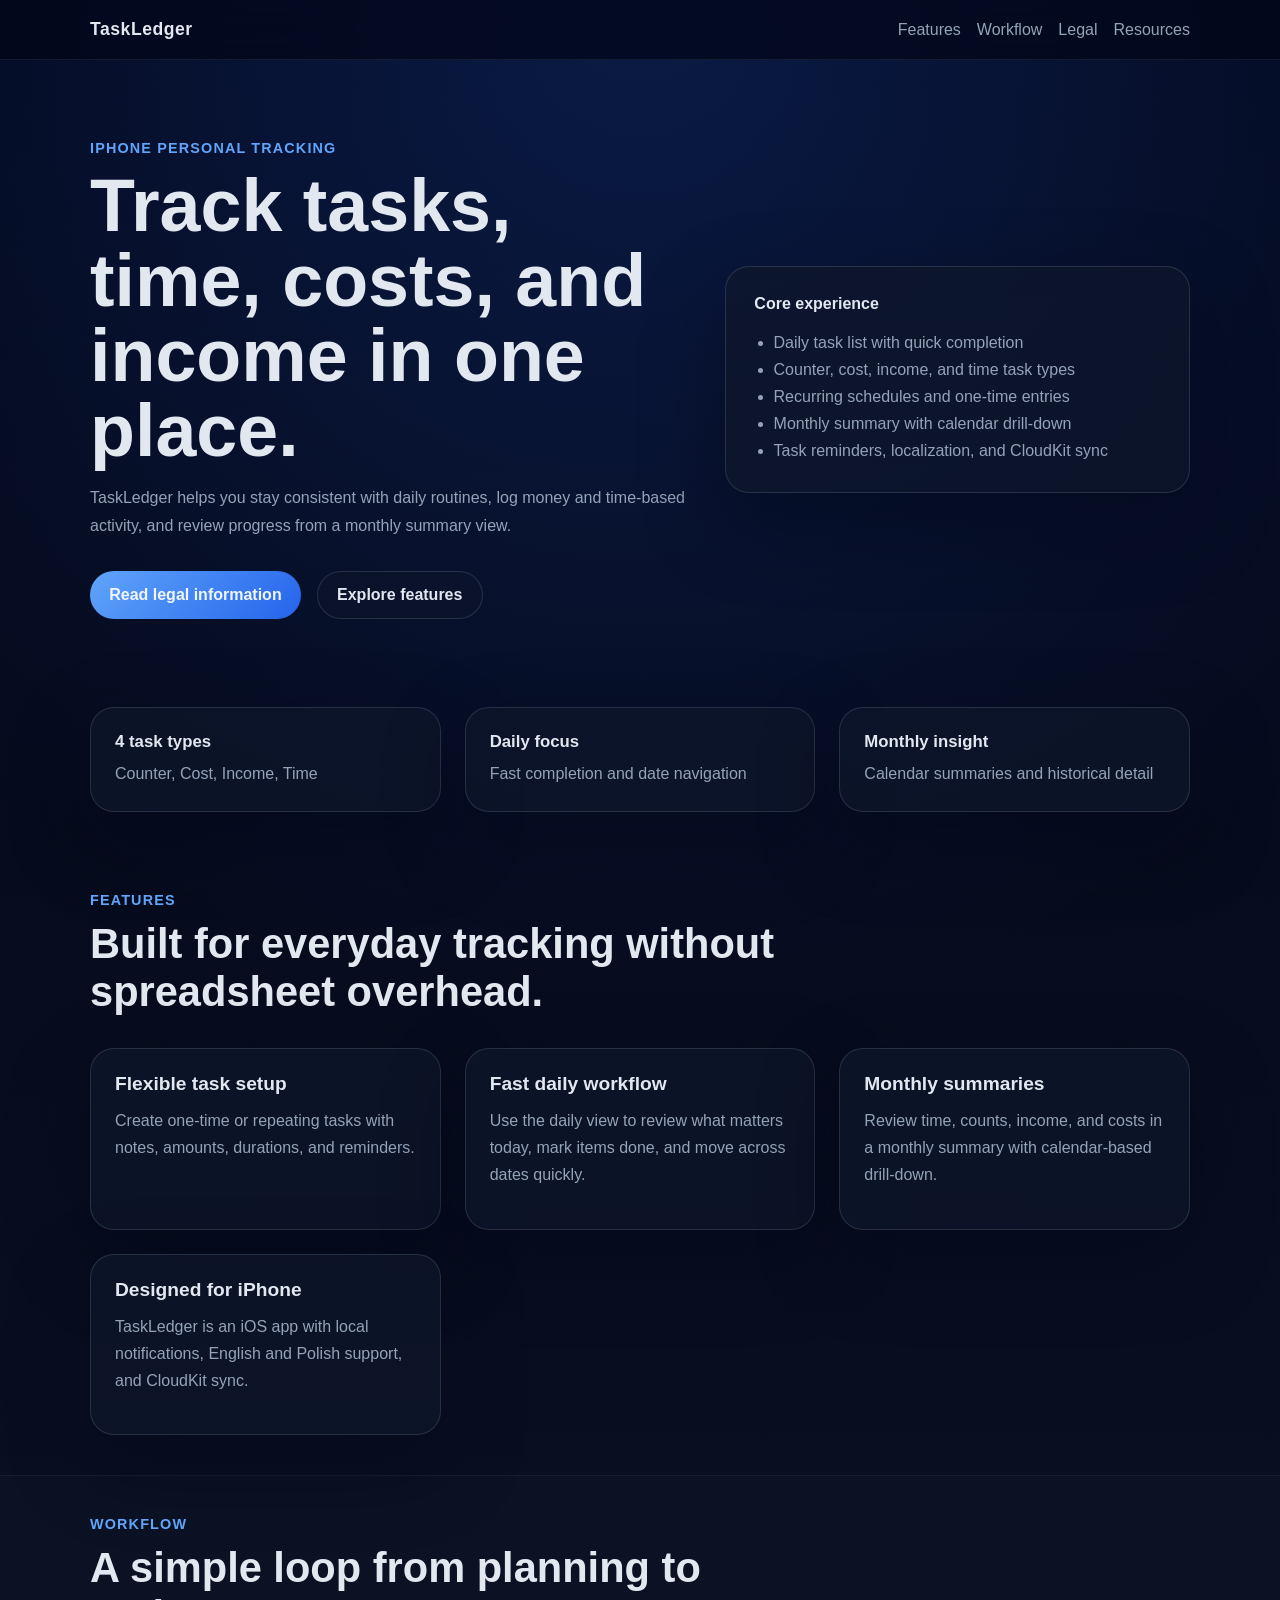
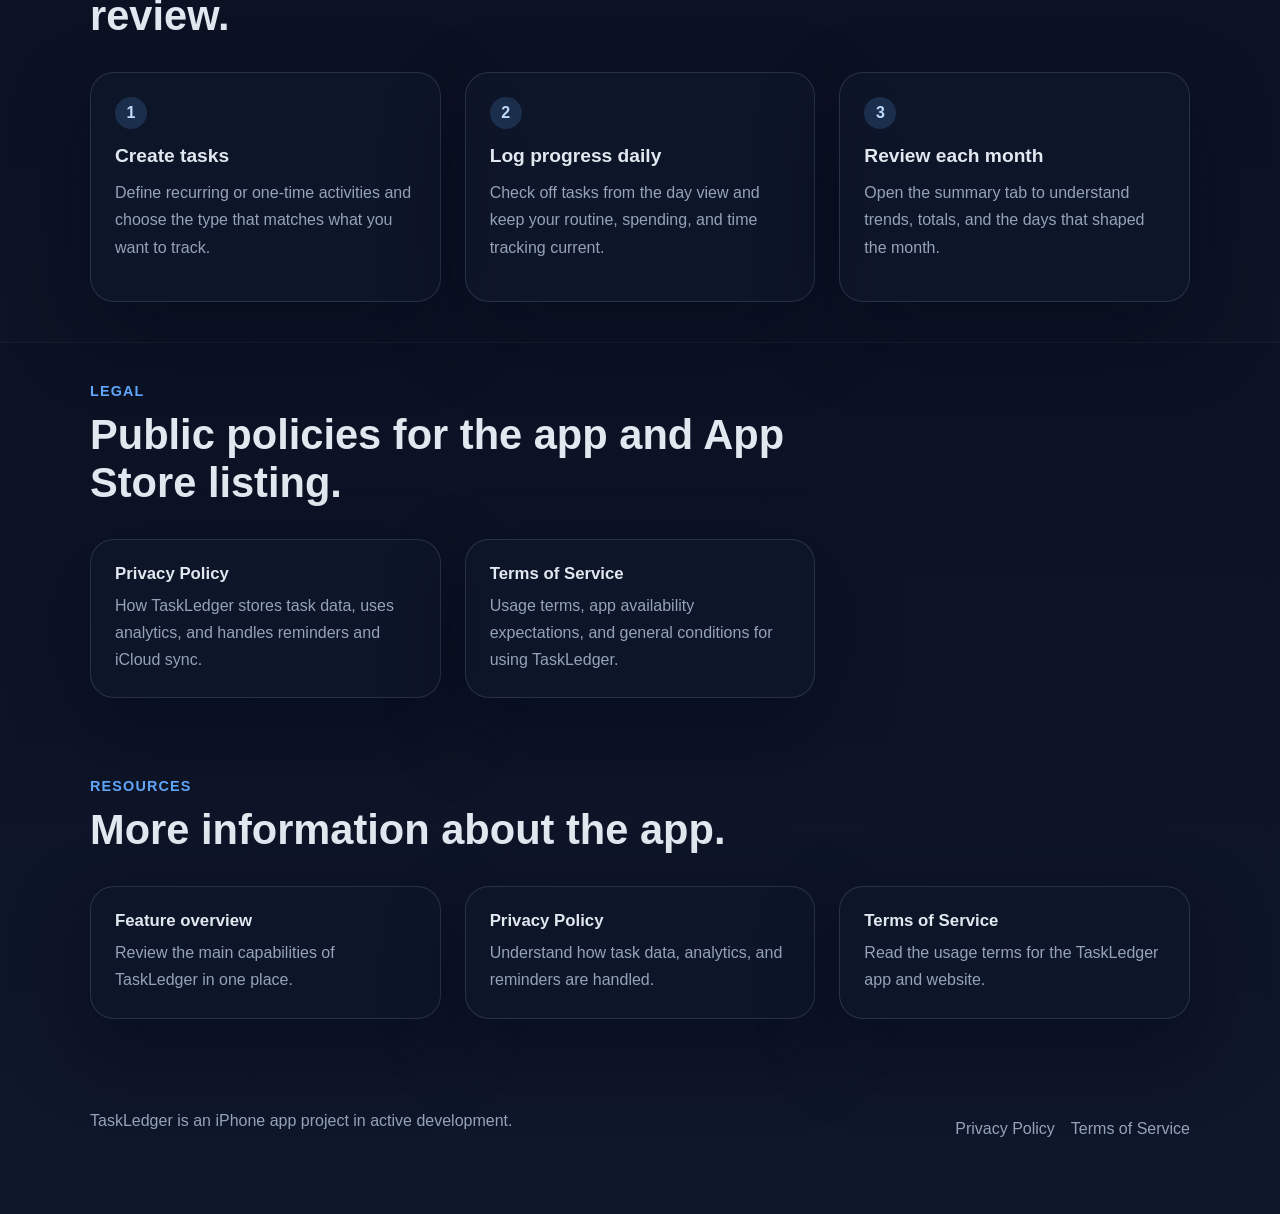
<file: site/index.html>
<!DOCTYPE html>
<html lang="en">
<head>
    <meta charset="UTF-8">
    <meta name="viewport" content="width=device-width, initial-scale=1.0">
    <title>TaskLedger</title>
    <meta name="description" content="TaskLedger is an iPhone app for tracking tasks, time, costs, and income with daily workflows and monthly summaries.">
    <link rel="stylesheet" href="./styles.css">
</head>
<body>
    <header class="site-header">
        <div class="container header-row">
            <a class="brand" href="./">TaskLedger</a>
            <nav class="nav">
                <a href="#features">Features</a>
                <a href="#workflow">Workflow</a>
                <a href="#legal">Legal</a>
                <a href="#resources">Resources</a>
            </nav>
        </div>
    </header>

    <main>
        <section class="hero">
            <div class="container hero-grid">
                <div>
                    <p class="eyebrow">iPhone personal tracking</p>
                    <h1>Track tasks, time, costs, and income in one place.</h1>
                    <p class="lead">
                        TaskLedger helps you stay consistent with daily routines, log money and time-based activity,
                        and review progress from a monthly summary view.
                    </p>
                    <div class="actions">
                        <a class="button button-primary" href="#legal">Read legal information</a>
                        <a class="button button-secondary" href="#features">Explore features</a>
                    </div>
                </div>

                <section class="preview-card" aria-label="TaskLedger app preview summary">
                    <p class="preview-label">Core experience</p>
                    <ul class="preview-list">
                        <li>Daily task list with quick completion</li>
                        <li>Counter, cost, income, and time task types</li>
                        <li>Recurring schedules and one-time entries</li>
                        <li>Monthly summary with calendar drill-down</li>
                        <li>Task reminders, localization, and CloudKit sync</li>
                    </ul>
                </section>
            </div>
        </section>

        <section class="section">
            <div class="container stats-grid">
                <article class="stat-card">
                    <strong>4 task types</strong>
                    <span>Counter, Cost, Income, Time</span>
                </article>
                <article class="stat-card">
                    <strong>Daily focus</strong>
                    <span>Fast completion and date navigation</span>
                </article>
                <article class="stat-card">
                    <strong>Monthly insight</strong>
                    <span>Calendar summaries and historical detail</span>
                </article>
            </div>
        </section>

        <section class="section" id="features">
            <div class="container">
                <div class="section-heading">
                    <p class="eyebrow">Features</p>
                    <h2>Built for everyday tracking without spreadsheet overhead.</h2>
                </div>

                <div class="card-grid">
                    <article class="feature-card">
                        <h3>Flexible task setup</h3>
                        <p>Create one-time or repeating tasks with notes, amounts, durations, and reminders.</p>
                    </article>
                    <article class="feature-card">
                        <h3>Fast daily workflow</h3>
                        <p>Use the daily view to review what matters today, mark items done, and move across dates quickly.</p>
                    </article>
                    <article class="feature-card">
                        <h3>Monthly summaries</h3>
                        <p>Review time, counts, income, and costs in a monthly summary with calendar-based drill-down.</p>
                    </article>
                    <article class="feature-card">
                        <h3>Designed for iPhone</h3>
                        <p>TaskLedger is an iOS app with local notifications, English and Polish support, and CloudKit sync.</p>
                    </article>
                </div>
            </div>
        </section>

        <section class="section section-muted" id="workflow">
            <div class="container">
                <div class="section-heading">
                    <p class="eyebrow">Workflow</p>
                    <h2>A simple loop from planning to review.</h2>
                </div>

                <div class="steps">
                    <article class="step-card">
                        <span class="step-number">1</span>
                        <h3>Create tasks</h3>
                        <p>Define recurring or one-time activities and choose the type that matches what you want to track.</p>
                    </article>
                    <article class="step-card">
                        <span class="step-number">2</span>
                        <h3>Log progress daily</h3>
                        <p>Check off tasks from the day view and keep your routine, spending, and time tracking current.</p>
                    </article>
                    <article class="step-card">
                        <span class="step-number">3</span>
                        <h3>Review each month</h3>
                        <p>Open the summary tab to understand trends, totals, and the days that shaped the month.</p>
                    </article>
                </div>
            </div>
        </section>

        <section class="section" id="legal">
            <div class="container">
                <div class="section-heading">
                    <p class="eyebrow">Legal</p>
                    <h2>Public policies for the app and App Store listing.</h2>
                </div>

                <div class="resource-list">
                    <a class="resource-card" href="./privacy-policy.html">
                        <strong>Privacy Policy</strong>
                        <span>How TaskLedger stores task data, uses analytics, and handles reminders and iCloud sync.</span>
                    </a>
                    <a class="resource-card" href="./terms-of-service.html">
                        <strong>Terms of Service</strong>
                        <span>Usage terms, app availability expectations, and general conditions for using TaskLedger.</span>
                    </a>
                </div>
            </div>
        </section>

        <section class="section" id="resources">
            <div class="container">
                <div class="section-heading">
                    <p class="eyebrow">Resources</p>
                    <h2>More information about the app.</h2>
                </div>

                <div class="resource-list">
                    <a class="resource-card" href="#features">
                        <strong>Feature overview</strong>
                        <span>Review the main capabilities of TaskLedger in one place.</span>
                    </a>
                    <a class="resource-card" href="./privacy-policy.html">
                        <strong>Privacy Policy</strong>
                        <span>Understand how task data, analytics, and reminders are handled.</span>
                    </a>
                    <a class="resource-card" href="./terms-of-service.html">
                        <strong>Terms of Service</strong>
                        <span>Read the usage terms for the TaskLedger app and website.</span>
                    </a>
                </div>
            </div>
        </section>
    </main>

    <footer class="site-footer">
        <div class="container footer-row">
            <p>TaskLedger is an iPhone app project in active development.</p>
            <div class="footer-links">
                <a href="./privacy-policy.html">Privacy Policy</a>
                <a href="./terms-of-service.html">Terms of Service</a>
            </div>
        </div>
    </footer>
</body>
</html>
</file>
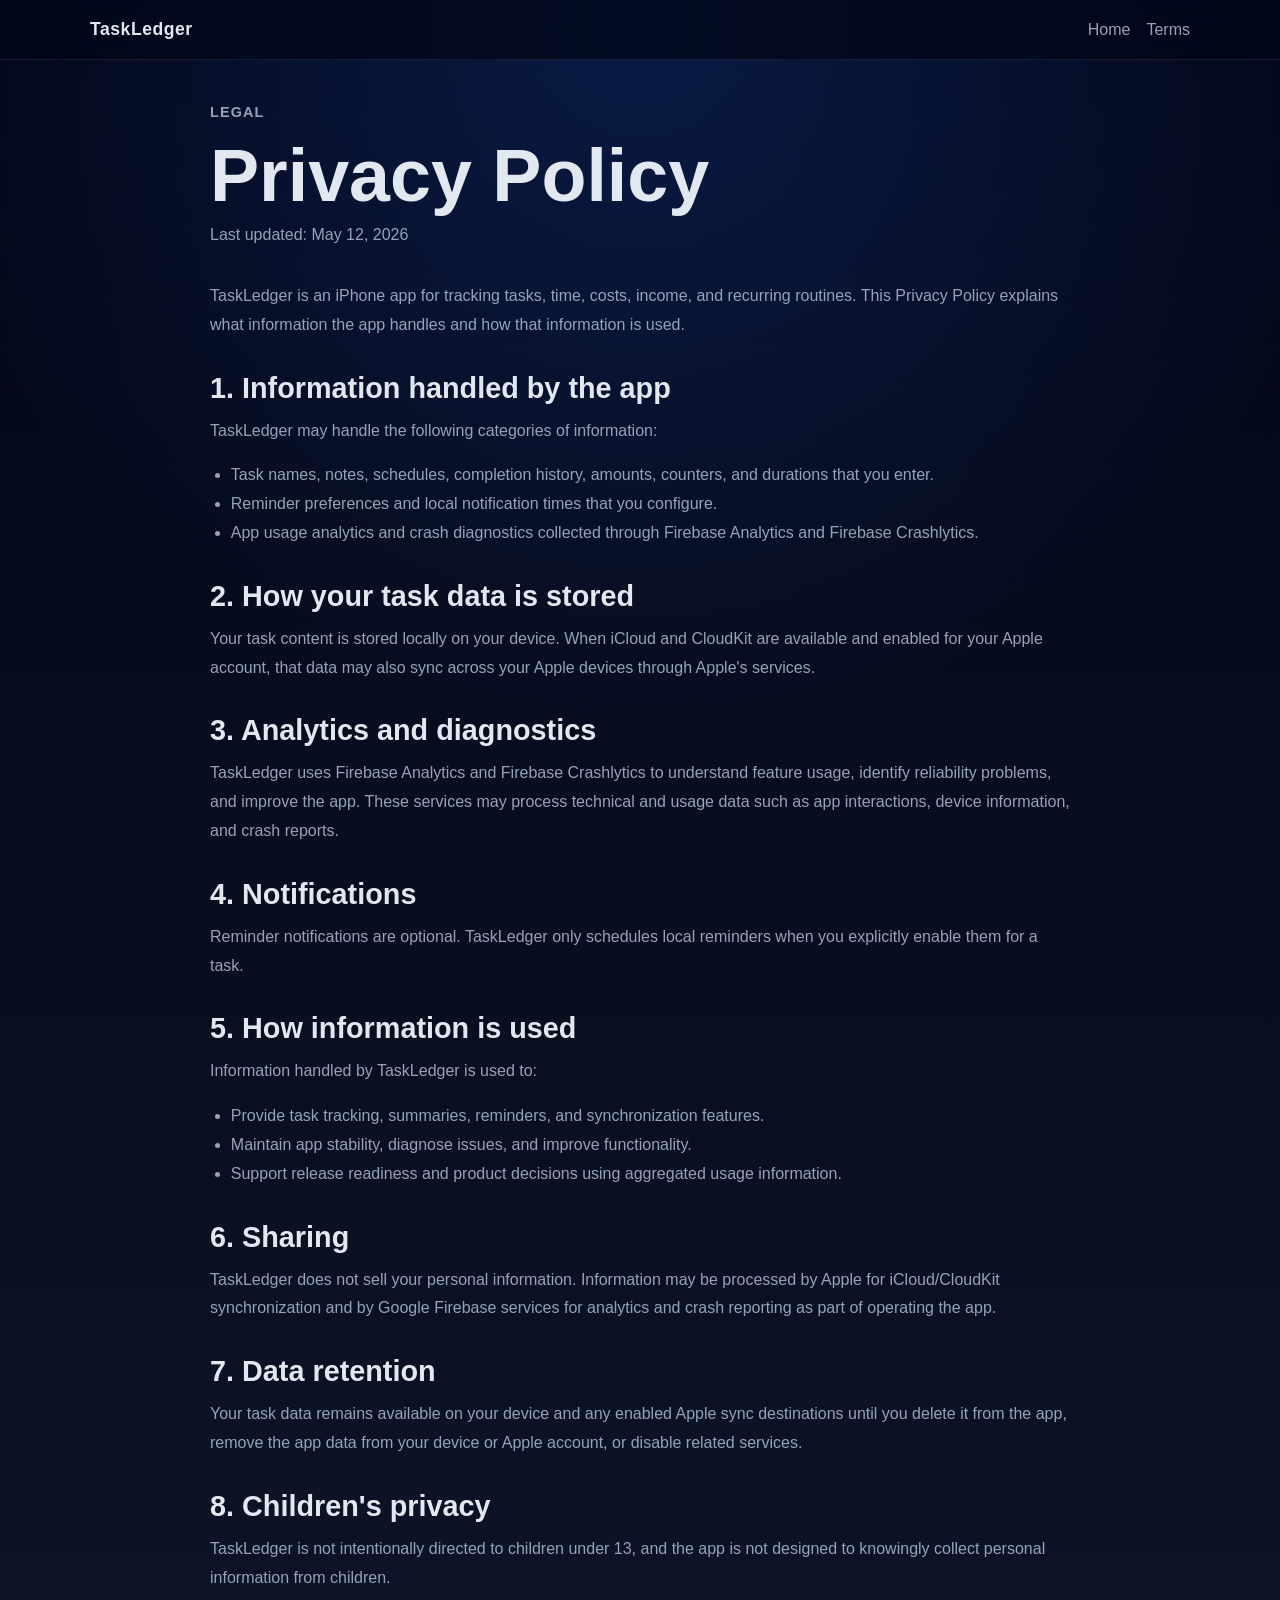
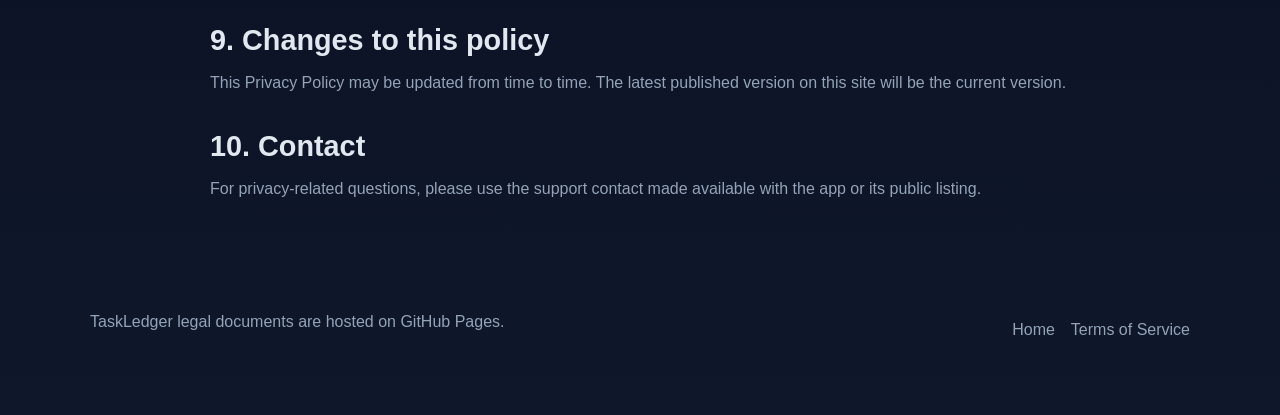
<file: site/privacy-policy.html>
<!DOCTYPE html>
<html lang="en">
<head>
    <meta charset="UTF-8">
    <meta name="viewport" content="width=device-width, initial-scale=1.0">
    <title>TaskLedger Privacy Policy</title>
    <meta name="description" content="Privacy Policy for the TaskLedger iPhone app.">
    <link rel="stylesheet" href="./styles.css">
</head>
<body>
    <header class="site-header">
        <div class="container header-row">
            <a class="brand" href="./">TaskLedger</a>
            <nav class="nav">
                <a href="./">Home</a>
                <a href="./terms-of-service.html">Terms</a>
            </nav>
        </div>
    </header>

    <main class="section">
        <article class="container legal-page">
            <p class="eyebrow">Legal</p>
            <h1>Privacy Policy</h1>
            <p class="legal-meta">Last updated: May 12, 2026</p>

            <p>
                TaskLedger is an iPhone app for tracking tasks, time, costs, income, and recurring routines.
                This Privacy Policy explains what information the app handles and how that information is used.
            </p>

            <h2>1. Information handled by the app</h2>
            <p>TaskLedger may handle the following categories of information:</p>
            <ul>
                <li>Task names, notes, schedules, completion history, amounts, counters, and durations that you enter.</li>
                <li>Reminder preferences and local notification times that you configure.</li>
                <li>App usage analytics and crash diagnostics collected through Firebase Analytics and Firebase Crashlytics.</li>
            </ul>

            <h2>2. How your task data is stored</h2>
            <p>
                Your task content is stored locally on your device. When iCloud and CloudKit are available and enabled for your Apple account,
                that data may also sync across your Apple devices through Apple's services.
            </p>

            <h2>3. Analytics and diagnostics</h2>
            <p>
                TaskLedger uses Firebase Analytics and Firebase Crashlytics to understand feature usage, identify reliability problems,
                and improve the app. These services may process technical and usage data such as app interactions, device information,
                and crash reports.
            </p>

            <h2>4. Notifications</h2>
            <p>
                Reminder notifications are optional. TaskLedger only schedules local reminders when you explicitly enable them for a task.
            </p>

            <h2>5. How information is used</h2>
            <p>Information handled by TaskLedger is used to:</p>
            <ul>
                <li>Provide task tracking, summaries, reminders, and synchronization features.</li>
                <li>Maintain app stability, diagnose issues, and improve functionality.</li>
                <li>Support release readiness and product decisions using aggregated usage information.</li>
            </ul>

            <h2>6. Sharing</h2>
            <p>
                TaskLedger does not sell your personal information. Information may be processed by Apple for iCloud/CloudKit synchronization
                and by Google Firebase services for analytics and crash reporting as part of operating the app.
            </p>

            <h2>7. Data retention</h2>
            <p>
                Your task data remains available on your device and any enabled Apple sync destinations until you delete it from the app,
                remove the app data from your device or Apple account, or disable related services.
            </p>

            <h2>8. Children's privacy</h2>
            <p>
                TaskLedger is not intentionally directed to children under 13, and the app is not designed to knowingly collect personal information from children.
            </p>

            <h2>9. Changes to this policy</h2>
            <p>
                This Privacy Policy may be updated from time to time. The latest published version on this site will be the current version.
            </p>

            <h2>10. Contact</h2>
            <p>
                For privacy-related questions, please use the support contact made available with the app or its public listing.
            </p>
        </article>
    </main>

    <footer class="site-footer">
        <div class="container footer-row">
            <p>TaskLedger legal documents are hosted on GitHub Pages.</p>
            <div class="footer-links">
                <a href="./">Home</a>
                <a href="./terms-of-service.html">Terms of Service</a>
            </div>
        </div>
    </footer>
</body>
</html>
</file>
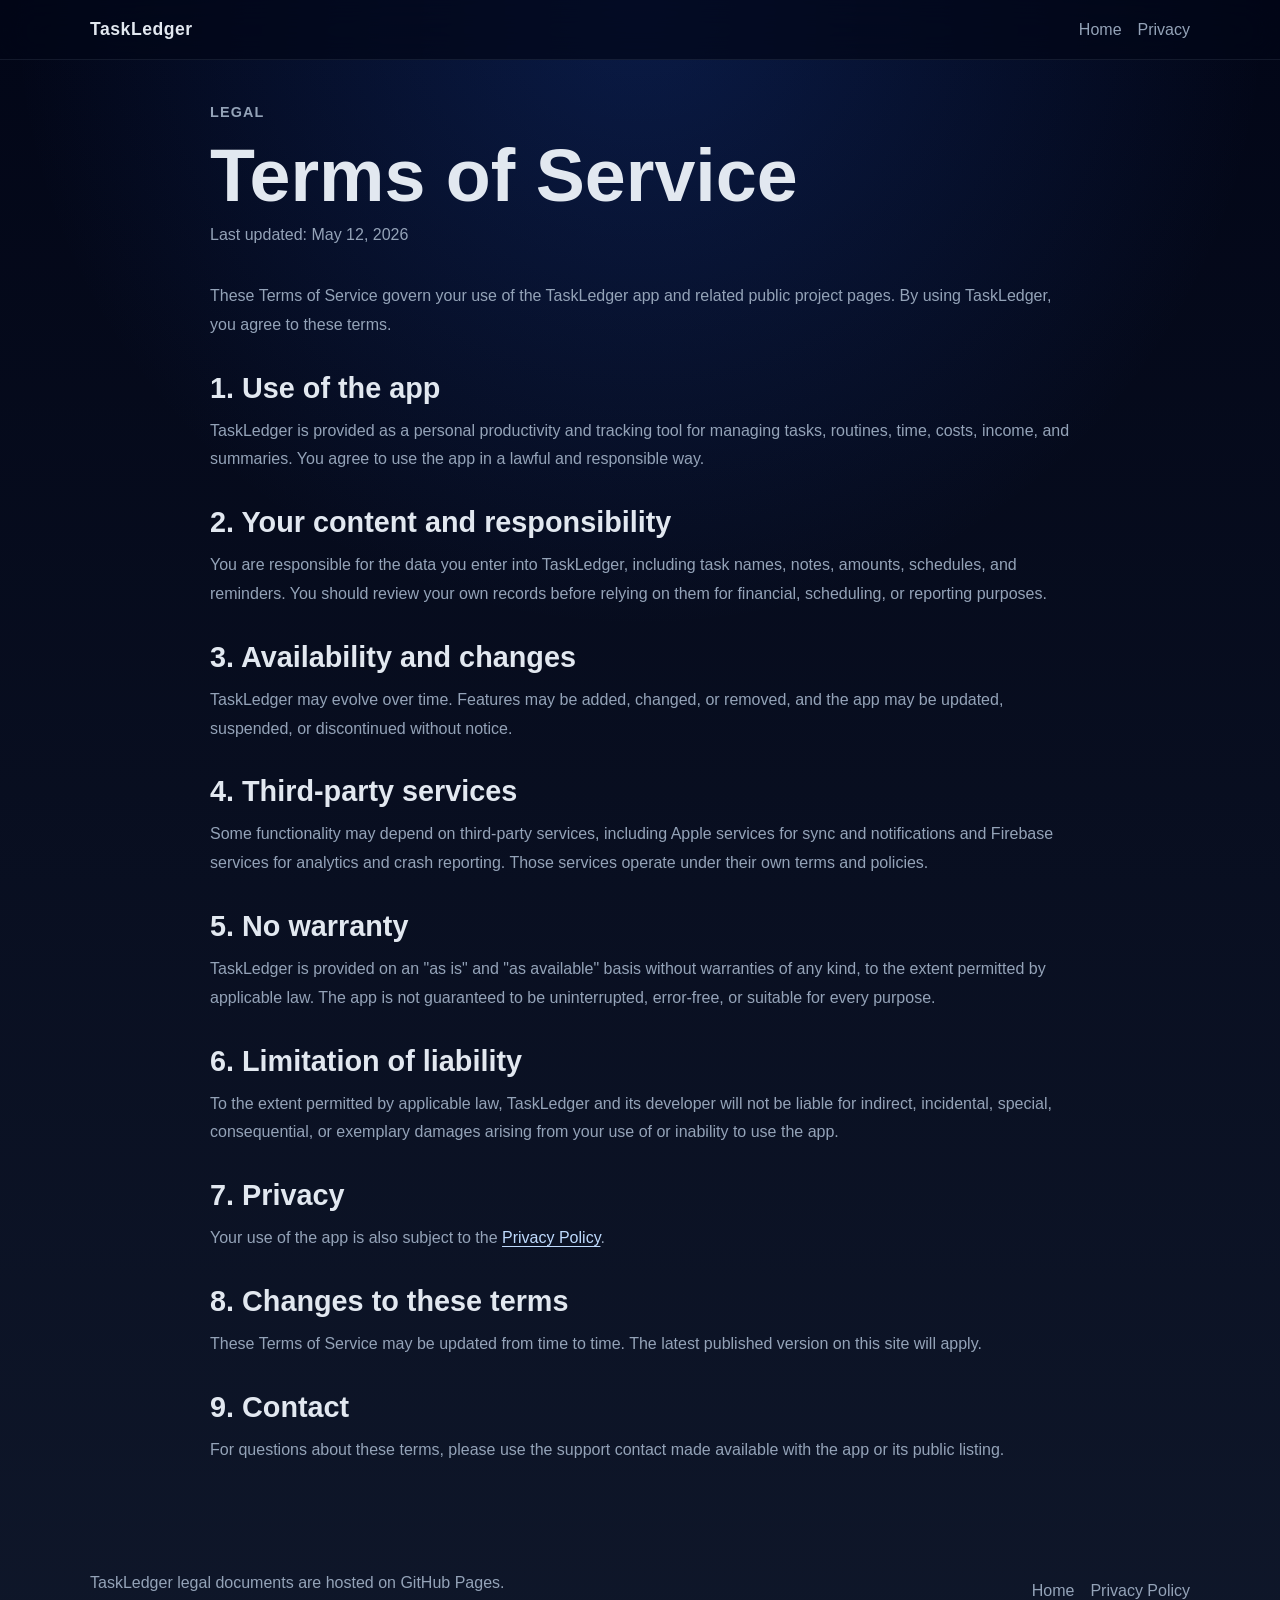
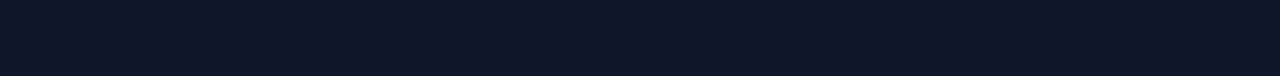
<file: site/terms-of-service.html>
<!DOCTYPE html>
<html lang="en">
<head>
    <meta charset="UTF-8">
    <meta name="viewport" content="width=device-width, initial-scale=1.0">
    <title>TaskLedger Terms of Service</title>
    <meta name="description" content="Terms of Service for the TaskLedger iPhone app.">
    <link rel="stylesheet" href="./styles.css">
</head>
<body>
    <header class="site-header">
        <div class="container header-row">
            <a class="brand" href="./">TaskLedger</a>
            <nav class="nav">
                <a href="./">Home</a>
                <a href="./privacy-policy.html">Privacy</a>
            </nav>
        </div>
    </header>

    <main class="section">
        <article class="container legal-page">
            <p class="eyebrow">Legal</p>
            <h1>Terms of Service</h1>
            <p class="legal-meta">Last updated: May 12, 2026</p>

            <p>
                These Terms of Service govern your use of the TaskLedger app and related public project pages.
                By using TaskLedger, you agree to these terms.
            </p>

            <h2>1. Use of the app</h2>
            <p>
                TaskLedger is provided as a personal productivity and tracking tool for managing tasks, routines, time, costs, income, and summaries.
                You agree to use the app in a lawful and responsible way.
            </p>

            <h2>2. Your content and responsibility</h2>
            <p>
                You are responsible for the data you enter into TaskLedger, including task names, notes, amounts, schedules, and reminders.
                You should review your own records before relying on them for financial, scheduling, or reporting purposes.
            </p>

            <h2>3. Availability and changes</h2>
            <p>
                TaskLedger may evolve over time. Features may be added, changed, or removed, and the app may be updated, suspended, or discontinued without notice.
            </p>

            <h2>4. Third-party services</h2>
            <p>
                Some functionality may depend on third-party services, including Apple services for sync and notifications and Firebase services for analytics and crash reporting.
                Those services operate under their own terms and policies.
            </p>

            <h2>5. No warranty</h2>
            <p>
                TaskLedger is provided on an "as is" and "as available" basis without warranties of any kind, to the extent permitted by applicable law.
                The app is not guaranteed to be uninterrupted, error-free, or suitable for every purpose.
            </p>

            <h2>6. Limitation of liability</h2>
            <p>
                To the extent permitted by applicable law, TaskLedger and its developer will not be liable for indirect, incidental, special, consequential,
                or exemplary damages arising from your use of or inability to use the app.
            </p>

            <h2>7. Privacy</h2>
            <p>
                Your use of the app is also subject to the
                <a href="./privacy-policy.html">Privacy Policy</a>.
            </p>

            <h2>8. Changes to these terms</h2>
            <p>
                These Terms of Service may be updated from time to time. The latest published version on this site will apply.
            </p>

            <h2>9. Contact</h2>
            <p>
                For questions about these terms, please use the support contact made available with the app or its public listing.
            </p>
        </article>
    </main>

    <footer class="site-footer">
        <div class="container footer-row">
            <p>TaskLedger legal documents are hosted on GitHub Pages.</p>
            <div class="footer-links">
                <a href="./">Home</a>
                <a href="./privacy-policy.html">Privacy Policy</a>
            </div>
        </div>
    </footer>
</body>
</html>
</file>
<file: site/styles.css>
:root {
    color-scheme: dark;
    --background: #0b1120;
    --background-elevated: rgba(15, 23, 42, 0.72);
    --border: rgba(148, 163, 184, 0.2);
    --text: #e2e8f0;
    --muted: #94a3b8;
    --accent: #60a5fa;
    --accent-strong: #2563eb;
    --shadow: 0 30px 80px rgba(2, 6, 23, 0.45);
}

* {
    box-sizing: border-box;
}

html {
    scroll-behavior: smooth;
}

body {
    margin: 0;
    font-family: Inter, -apple-system, BlinkMacSystemFont, "Segoe UI", sans-serif;
    background:
        radial-gradient(circle at top, rgba(37, 99, 235, 0.22), transparent 35%),
        linear-gradient(180deg, #020617 0%, #0f172a 100%);
    color: var(--text);
}

a {
    color: inherit;
    text-decoration: none;
}

.container {
    width: min(1100px, calc(100% - 2rem));
    margin: 0 auto;
}

.site-header {
    position: sticky;
    top: 0;
    z-index: 10;
    backdrop-filter: blur(20px);
    background: rgba(2, 6, 23, 0.7);
    border-bottom: 1px solid rgba(148, 163, 184, 0.12);
}

.header-row,
.footer-row {
    display: flex;
    align-items: center;
    justify-content: space-between;
    gap: 1rem;
    padding: 1rem 0;
}

.brand {
    font-size: 1.1rem;
    font-weight: 700;
    letter-spacing: 0.03em;
}

.nav {
    display: flex;
    flex-wrap: wrap;
    gap: 1rem;
    color: var(--muted);
}

.nav a:hover,
.site-footer a:hover,
.footer-links a:hover {
    color: var(--text);
}

.hero {
    padding: 5rem 0 3rem;
}

.hero-grid,
.stats-grid,
.card-grid,
.steps,
.resource-list {
    display: grid;
    gap: 1.5rem;
}

.hero-grid {
    grid-template-columns: minmax(0, 1.25fr) minmax(280px, 0.95fr);
    align-items: center;
}

.eyebrow {
    margin: 0 0 0.75rem;
    color: var(--accent);
    font-size: 0.9rem;
    font-weight: 700;
    text-transform: uppercase;
    letter-spacing: 0.08em;
}

h1,
h2,
h3,
p {
    margin-top: 0;
}

h1 {
    font-size: clamp(2.5rem, 6vw, 4.6rem);
    line-height: 1.02;
    margin-bottom: 1rem;
}

h2 {
    font-size: clamp(1.8rem, 4vw, 2.6rem);
    margin-bottom: 0.75rem;
}

.lead,
.feature-card p,
.step-card p,
.resource-card span,
.preview-list,
.stat-card span,
.site-footer,
.nav {
    font-size: 1rem;
    line-height: 1.7;
}

.lead,
.preview-list,
.feature-card p,
.step-card p,
.resource-card span,
.stat-card span,
.site-footer p {
    color: var(--muted);
}

.actions {
    display: flex;
    flex-wrap: wrap;
    gap: 1rem;
    margin-top: 2rem;
}

.button {
    display: inline-flex;
    align-items: center;
    justify-content: center;
    min-height: 3rem;
    padding: 0.8rem 1.2rem;
    border-radius: 999px;
    font-weight: 700;
    transition: transform 0.2s ease, opacity 0.2s ease, border-color 0.2s ease;
}

.button:hover {
    transform: translateY(-1px);
}

.button-primary {
    background: linear-gradient(135deg, var(--accent), var(--accent-strong));
    color: #eff6ff;
}

.button-secondary {
    border: 1px solid var(--border);
    background: rgba(15, 23, 42, 0.45);
}

.preview-card,
.stat-card,
.feature-card,
.step-card,
.resource-card {
    border: 1px solid var(--border);
    background: var(--background-elevated);
    border-radius: 24px;
    box-shadow: var(--shadow);
}

.preview-card {
    padding: 1.75rem;
}

.preview-label {
    margin-bottom: 1rem;
    color: var(--text);
    font-weight: 700;
}

.preview-list {
    margin: 0;
    padding-left: 1.2rem;
}

.section {
    padding: 2.5rem 0;
}

.section-muted {
    background: rgba(15, 23, 42, 0.35);
    border-top: 1px solid rgba(148, 163, 184, 0.08);
    border-bottom: 1px solid rgba(148, 163, 184, 0.08);
}

.section-heading {
    max-width: 760px;
    margin-bottom: 2rem;
}

.stats-grid,
.card-grid,
.steps,
.resource-list {
    grid-template-columns: repeat(3, minmax(0, 1fr));
}

.stat-card,
.feature-card,
.step-card,
.resource-card {
    padding: 1.5rem;
}

.stat-card strong,
.resource-card strong {
    display: block;
    margin-bottom: 0.5rem;
    font-size: 1.05rem;
}

.feature-card h3,
.step-card h3 {
    margin-bottom: 0.75rem;
    font-size: 1.2rem;
}

.step-number {
    display: inline-flex;
    align-items: center;
    justify-content: center;
    width: 2rem;
    height: 2rem;
    margin-bottom: 1rem;
    border-radius: 999px;
    background: rgba(96, 165, 250, 0.18);
    color: #bfdbfe;
    font-weight: 700;
}

.resource-card {
    transition: transform 0.2s ease, border-color 0.2s ease;
}

.resource-card:hover {
    transform: translateY(-2px);
    border-color: rgba(96, 165, 250, 0.45);
}

.site-footer {
    padding: 2rem 0 3rem;
    color: var(--muted);
}

.footer-links {
    display: flex;
    flex-wrap: wrap;
    gap: 1rem;
}

.legal-page {
    max-width: 860px;
}

.legal-page h1 {
    margin-bottom: 0.5rem;
}

.legal-page h2 {
    margin-top: 2rem;
    margin-bottom: 0.75rem;
    font-size: clamp(1.35rem, 3vw, 1.8rem);
}

.legal-page p,
.legal-page li {
    color: var(--muted);
    line-height: 1.8;
}

.legal-page ul {
    padding-left: 1.3rem;
}

.legal-page a {
    color: #bfdbfe;
    text-decoration: underline;
    text-underline-offset: 0.2rem;
}

.legal-meta {
    margin-bottom: 2rem;
    color: var(--muted);
}

@media (max-width: 900px) {
    .hero-grid,
    .stats-grid,
    .card-grid,
    .steps,
    .resource-list {
        grid-template-columns: 1fr;
    }
}

@media (max-width: 640px) {
    .header-row,
    .footer-row {
        align-items: flex-start;
        flex-direction: column;
    }

    .hero {
        padding-top: 4rem;
    }
}
</file>
